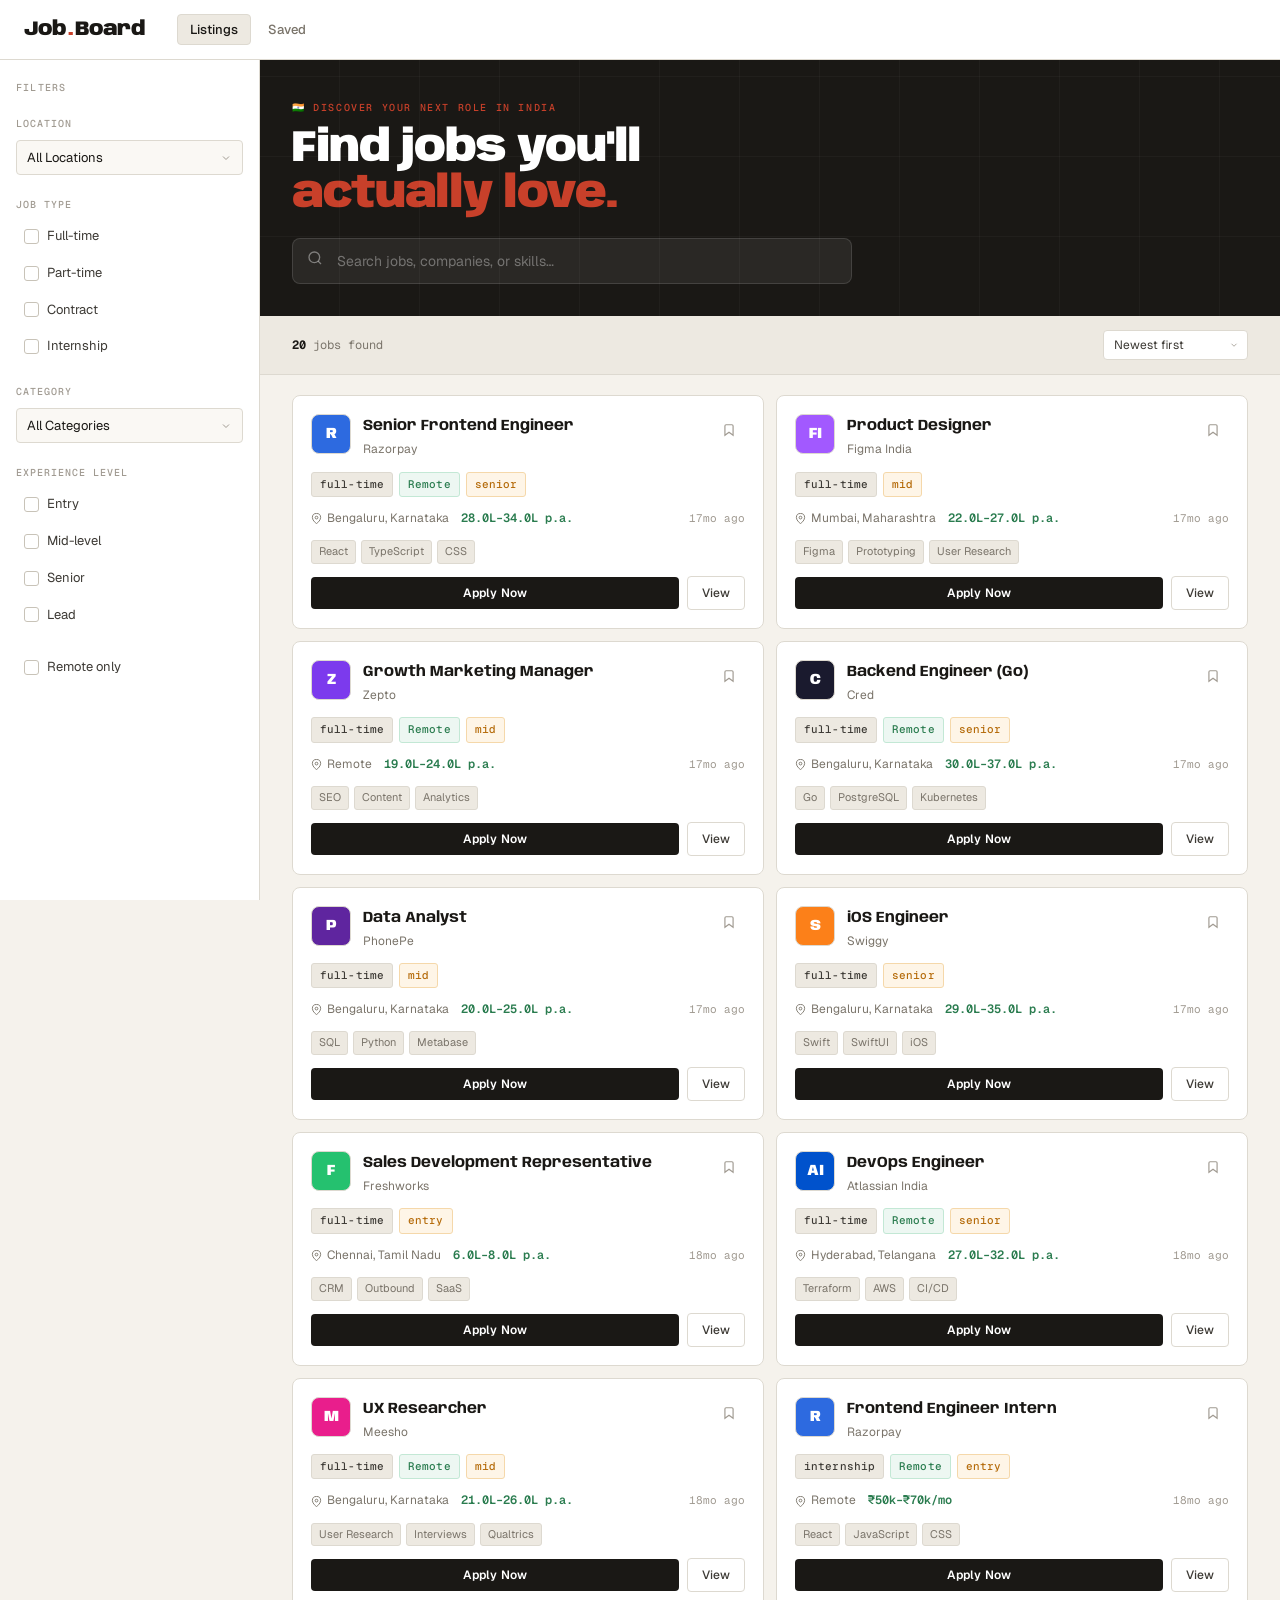
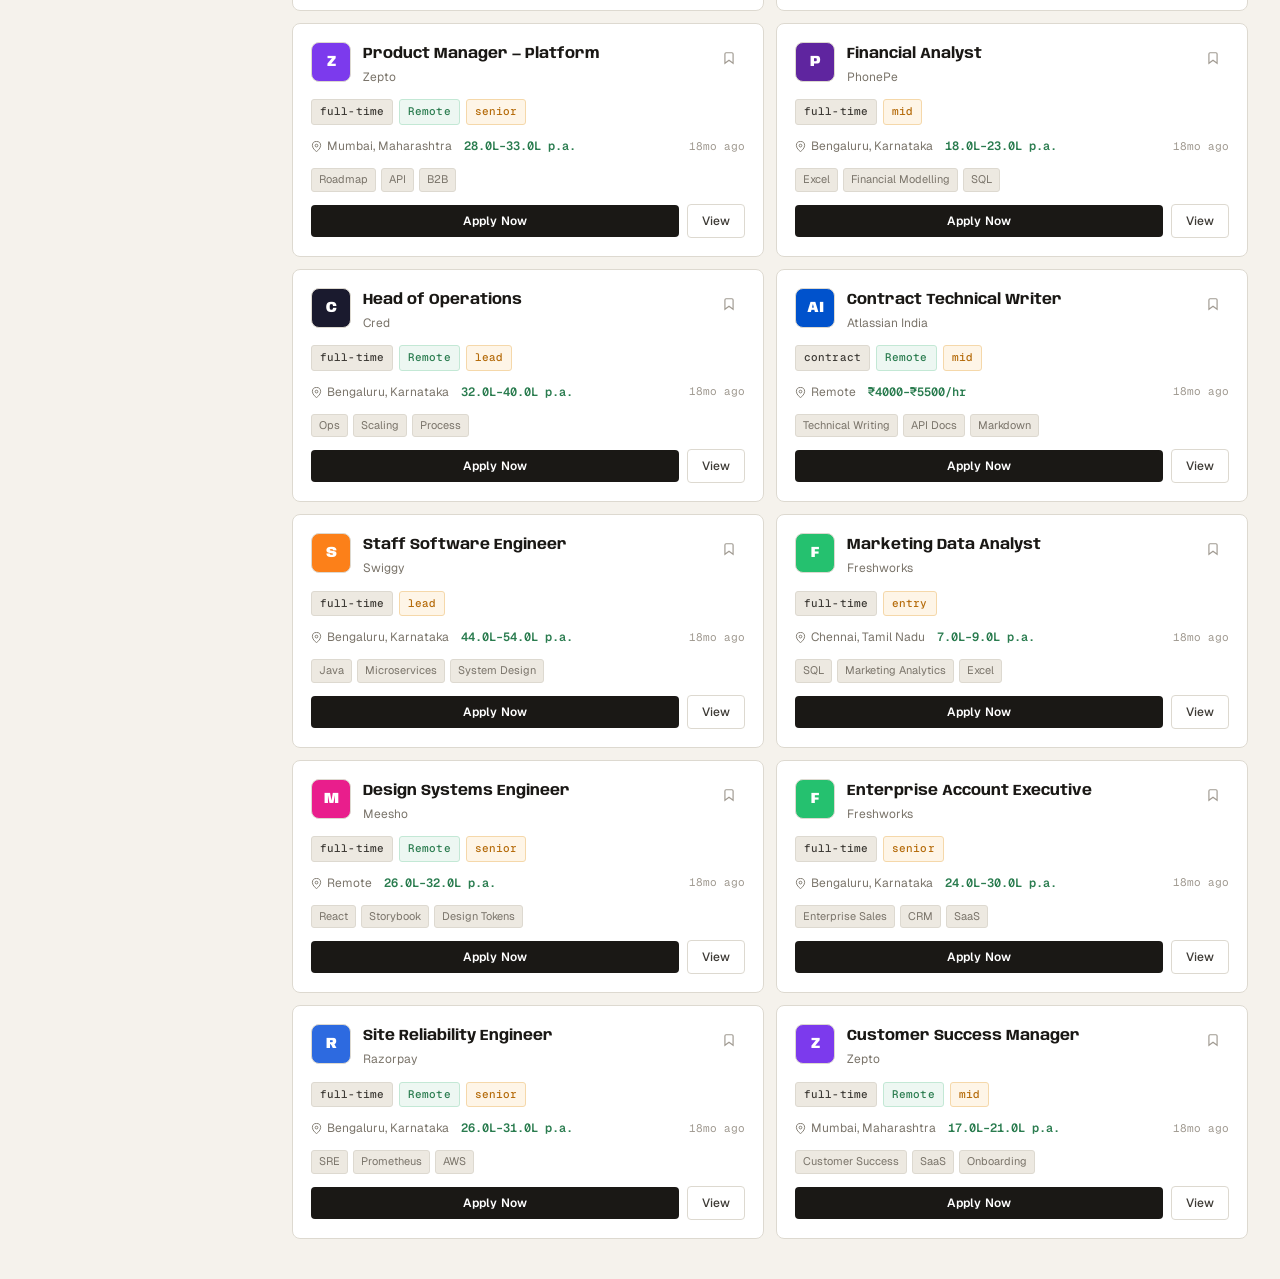
<file: index.html>
<!DOCTYPE html>
<html lang="en">
<head>
<meta charset="UTF-8"/>
<meta name="viewport" content="width=device-width, initial-scale=1.0"/>
<title>JobBoard India — Find Your Next Role</title>
<link href="https://fonts.googleapis.com/css2?family=Anybody:wght@300;400;500;600;700;900&family=Geist+Mono:wght@300;400;500&family=Geist:wght@300;400;500;600&display=swap" rel="stylesheet"/>
<link rel="stylesheet" href="styles.css"/>
</head>
<body>

<!-- LIVE REGION for screen readers -->
<div aria-live="polite" aria-atomic="true" class="sr-only" id="live-region"></div>

<!-- NAV -->
<nav class="nav" role="navigation" aria-label="Main navigation">
  <div class="nav-logo">Job<span class="dot">.</span>Board</div>
  <div class="nav-links">
    <button class="nav-link active" id="nav-listings" onclick="navigate('listings')" aria-label="Browse all listings">Listings</button>
    <button class="nav-link" id="nav-saved" onclick="navigate('saved')" aria-label="View saved jobs" style="position:relative">
      Saved
      <span class="nav-badge" id="saved-badge" style="display:none">0</span>
    </button>
  </div>
  <button class="nav-filter-btn" id="filter-toggle-btn" onclick="toggleSidebar()" aria-label="Toggle filters" aria-expanded="false">
    <svg width="14" height="14" viewBox="0 0 24 24" fill="none" stroke="currentColor" stroke-width="2"><line x1="4" y1="6" x2="20" y2="6"/><line x1="4" y1="12" x2="14" y2="12"/><line x1="4" y1="18" x2="10" y2="18"/></svg>
    Filters
    <span class="filter-count-badge" id="filter-count-badge">0</span>
  </button>
</nav>

<!-- BODY -->
<div class="app-body">

  <!-- SIDEBAR OVERLAY (mobile) -->
  <div class="sidebar-overlay" id="sidebar-overlay" onclick="toggleSidebar()"></div>

  <!-- SIDEBAR -->
  <aside class="sidebar" id="sidebar" role="complementary" aria-label="Filter jobs">
    <div class="sidebar-header">
      <span class="sidebar-title">Filters</span>
      <button class="clear-all-btn" id="clear-all-btn" onclick="clearFilters()" aria-label="Clear all filters">Clear all</button>
    </div>

    <div class="filter-group">
      <label class="filter-label" for="loc-filter">Location</label>
      <select class="filter-select" id="loc-filter" onchange="applyFilters()" aria-label="Filter by location">
        <option value="">All Locations</option>
      </select>
    </div>

    <div class="filter-group">
      <span class="filter-label">Job Type</span>
      <div class="checkbox-list" id="type-filters">
        <label class="checkbox-item">
          <input type="checkbox" value="full-time" onchange="applyFilters()">
          <span class="checkbox-box"><svg width="9" height="9" viewBox="0 0 24 24" fill="none" stroke="white" stroke-width="3"><polyline points="20 6 9 17 4 12"/></svg></span>
          <span class="checkbox-text">Full-time</span>
        </label>
        <label class="checkbox-item">
          <input type="checkbox" value="part-time" onchange="applyFilters()">
          <span class="checkbox-box"><svg width="9" height="9" viewBox="0 0 24 24" fill="none" stroke="white" stroke-width="3"><polyline points="20 6 9 17 4 12"/></svg></span>
          <span class="checkbox-text">Part-time</span>
        </label>
        <label class="checkbox-item">
          <input type="checkbox" value="contract" onchange="applyFilters()">
          <span class="checkbox-box"><svg width="9" height="9" viewBox="0 0 24 24" fill="none" stroke="white" stroke-width="3"><polyline points="20 6 9 17 4 12"/></svg></span>
          <span class="checkbox-text">Contract</span>
        </label>
        <label class="checkbox-item">
          <input type="checkbox" value="internship" onchange="applyFilters()">
          <span class="checkbox-box"><svg width="9" height="9" viewBox="0 0 24 24" fill="none" stroke="white" stroke-width="3"><polyline points="20 6 9 17 4 12"/></svg></span>
          <span class="checkbox-text">Internship</span>
        </label>
      </div>
    </div>

    <div class="filter-group">
      <label class="filter-label" for="cat-filter">Category</label>
      <select class="filter-select" id="cat-filter" onchange="applyFilters()" aria-label="Filter by category">
        <option value="">All Categories</option>
        <option>Engineering</option>
        <option>Design</option>
        <option>Marketing</option>
        <option>Sales</option>
        <option>Operations</option>
        <option>Product</option>
        <option>Data</option>
        <option>Finance</option>
      </select>
    </div>

    <div class="filter-group">
      <span class="filter-label">Experience Level</span>
      <div class="checkbox-list" id="level-filters">
        <label class="checkbox-item">
          <input type="checkbox" value="entry" onchange="applyFilters()">
          <span class="checkbox-box"><svg width="9" height="9" viewBox="0 0 24 24" fill="none" stroke="white" stroke-width="3"><polyline points="20 6 9 17 4 12"/></svg></span>
          <span class="checkbox-text">Entry</span>
        </label>
        <label class="checkbox-item">
          <input type="checkbox" value="mid" onchange="applyFilters()">
          <span class="checkbox-box"><svg width="9" height="9" viewBox="0 0 24 24" fill="none" stroke="white" stroke-width="3"><polyline points="20 6 9 17 4 12"/></svg></span>
          <span class="checkbox-text">Mid-level</span>
        </label>
        <label class="checkbox-item">
          <input type="checkbox" value="senior" onchange="applyFilters()">
          <span class="checkbox-box"><svg width="9" height="9" viewBox="0 0 24 24" fill="none" stroke="white" stroke-width="3"><polyline points="20 6 9 17 4 12"/></svg></span>
          <span class="checkbox-text">Senior</span>
        </label>
        <label class="checkbox-item">
          <input type="checkbox" value="lead" onchange="applyFilters()">
          <span class="checkbox-box"><svg width="9" height="9" viewBox="0 0 24 24" fill="none" stroke="white" stroke-width="3"><polyline points="20 6 9 17 4 12"/></svg></span>
          <span class="checkbox-text">Lead</span>
        </label>
      </div>
    </div>

    <div class="filter-group">
      <label class="checkbox-item" style="padding:5px 8px;">
        <input type="checkbox" id="remote-filter" onchange="applyFilters()">
        <span class="checkbox-box"><svg width="9" height="9" viewBox="0 0 24 24" fill="none" stroke="white" stroke-width="3"><polyline points="20 6 9 17 4 12"/></svg></span>
        <span class="checkbox-text">Remote only</span>
      </label>
    </div>
  </aside>

  <!-- MAIN -->
  <main class="main" id="main-content" role="main">

    <!-- LISTINGS VIEW -->
    <div id="listings-view">
      <!-- HERO -->
      <section class="hero" aria-label="Search jobs">
        <div class="hero-eyebrow">🇮🇳 Discover your next role in India</div>
        <h1 class="hero-title">Find jobs you'll<br/><em>actually love.</em></h1>
        <div class="search-wrap" role="search">
          <span class="search-icon" aria-hidden="true">
            <svg width="16" height="16" viewBox="0 0 24 24" fill="none" stroke="currentColor" stroke-width="2"><circle cx="11" cy="11" r="8"/><line x1="21" y1="21" x2="16.65" y2="16.65"/></svg>
          </span>
          <input class="search-input" id="search-input" type="search" placeholder="Search jobs, companies, or skills…" aria-label="Search jobs" oninput="debouncedSearch()" autocomplete="off"/>
          <button class="search-clear" id="search-clear" onclick="clearSearch()" aria-label="Clear search">
            <svg width="14" height="14" viewBox="0 0 24 24" fill="none" stroke="currentColor" stroke-width="2"><line x1="18" y1="6" x2="6" y2="18"/><line x1="6" y1="6" x2="18" y2="18"/></svg>
          </button>
        </div>
      </section>

      <!-- RESULTS BAR -->
      <div class="results-bar">
        <div class="results-count" id="results-count" aria-live="polite"><strong>—</strong> jobs found</div>
        <select class="sort-select" id="sort-select" onchange="applyFilters()" aria-label="Sort results">
          <option value="newest">Newest first</option>
          <option value="salary-high">Salary: high to low</option>
          <option value="salary-low">Salary: low to high</option>
          <option value="alpha">A → Z</option>
        </select>
      </div>

      <!-- ERROR BANNER -->
      <div class="error-banner" id="error-banner" role="alert">
        <svg width="16" height="16" viewBox="0 0 24 24" fill="none" stroke="currentColor" stroke-width="2"><circle cx="12" cy="12" r="10"/><line x1="12" y1="8" x2="12" y2="12"/><line x1="12" y1="16" x2="12.01" y2="16"/></svg>
        Failed to load job listings. Please try again.
        <button class="retry-btn" onclick="loadJobs()">Retry</button>
      </div>

      <!-- JOBS GRID -->
      <div class="jobs-area">
        <div class="jobs-grid" id="jobs-grid" aria-label="Job listings"></div>
      </div>
    </div>

    <!-- DETAIL VIEW -->
    <div id="detail-view" class="detail-view" role="article" aria-label="Job detail"></div>

    <!-- SAVED VIEW -->
    <div id="saved-view" class="saved-view" aria-label="Saved jobs">
      <div class="saved-header">
        <h2 class="saved-title">Saved Jobs</h2>
        <p class="saved-desc">Your bookmarked listings — pick up where you left off.</p>
      </div>
      <div class="jobs-grid" id="saved-grid"></div>
    </div>

  </main>
</div>

<!-- APPLICATION MODAL -->
<div class="modal-overlay" id="modal-overlay" role="dialog" aria-modal="true" aria-labelledby="modal-job-title" onclick="handleOverlayClick(event)">
  <div class="modal" id="modal">
    <!-- Success State -->
    <div class="modal-success" id="modal-success">
      <div class="modal-success-icon">🎉</div>
      <div class="modal-success-title">Application Sent!</div>
      <p class="modal-success-desc" id="modal-success-desc">Your application has been submitted successfully. Good luck!</p>
      <button class="modal-success-cta" onclick="closeModal()">Browse More Jobs</button>
    </div>
    <!-- Error State -->
    <div class="modal-error" id="modal-error">
      <div class="modal-error-icon">⚠️</div>
      <div class="modal-error-title">Submission Failed</div>
      <p class="modal-error-desc">Something went wrong. Please try again.</p>
      <button class="modal-retry-btn" onclick="showForm()">Try Again</button>
    </div>
    <!-- Form State -->
    <div id="modal-form-wrap">
      <div class="modal-header">
        <div class="modal-title-block">
          <div class="modal-eyebrow">Apply for this position</div>
          <div class="modal-job-title" id="modal-job-title"></div>
        </div>
        <button class="modal-close" onclick="closeModal()" aria-label="Close application modal">
          <svg width="16" height="16" viewBox="0 0 24 24" fill="none" stroke="currentColor" stroke-width="2"><line x1="18" y1="6" x2="6" y2="18"/><line x1="6" y1="6" x2="18" y2="18"/></svg>
        </button>
      </div>
      <div class="modal-body">
        <div class="form-error-summary" id="form-error-summary" role="alert" aria-label="Form errors">
          <ul id="error-list"></ul>
        </div>
        <form id="application-form" novalidate>
          <div class="form-group">
            <label class="form-label" for="f-name">Full Name <span class="form-required">*</span></label>
            <input class="form-input" id="f-name" type="text" placeholder="Priya Sharma" required autocomplete="name"/>
            <div class="form-error" id="e-name">Please enter your full name.</div>
          </div>
          <div class="form-group">
            <label class="form-label" for="f-email">Email <span class="form-required">*</span></label>
            <input class="form-input" id="f-email" type="email" placeholder="priya@example.com" required autocomplete="email"/>
            <div class="form-error" id="e-email">Please enter a valid email address.</div>
          </div>
          <div class="form-group">
            <label class="form-label" for="f-phone">Phone <span style="color:var(--ink4);font-weight:400">(optional)</span></label>
            <input class="form-input" id="f-phone" type="tel" placeholder="+91 98765 43210" autocomplete="tel"/>
          </div>
          <div class="form-group">
            <label class="form-label" for="f-linkedin">LinkedIn URL <span style="color:var(--ink4);font-weight:400">(optional)</span></label>
            <input class="form-input" id="f-linkedin" type="url" placeholder="https://linkedin.com/in/yourname"/>
            <div class="form-error" id="e-linkedin">Please enter a valid URL.</div>
          </div>
          <div class="form-group">
            <label class="form-label" for="f-cover">Cover Letter <span style="color:var(--ink4);font-weight:400">(optional)</span></label>
            <textarea class="form-textarea" id="f-cover" placeholder="Tell us why you're a great fit for this role…" maxlength="1000" oninput="updateCharCount()"></textarea>
            <div class="char-counter" id="char-counter">0 / 1000</div>
          </div>
          <div class="form-group">
            <label class="form-label">Resume <span style="color:var(--ink4);font-weight:400">(optional)</span></label>
            <div class="file-upload-area" id="file-upload-area">
              <input type="file" id="f-resume" accept=".pdf,.doc,.docx" onchange="handleFileChange()" aria-label="Upload resume"/>
              <div class="file-upload-icon">📎</div>
              <div class="file-upload-text">Drop your resume here or click to browse</div>
              <div class="file-upload-sub">PDF or DOC — max 5 MB</div>
              <div class="file-chosen" id="file-chosen"></div>
            </div>
            <div class="form-error" id="e-resume"></div>
          </div>
        </form>
      </div>
      <div class="modal-footer">
        <button class="btn-cancel" onclick="closeModal()">Cancel</button>
        <button class="btn-submit" id="submit-btn" onclick="submitApplication()">
          <span class="spinner" id="submit-spinner"></span>
          <span id="submit-label">Submit Application</span>
        </button>
      </div>
    </div>
  </div>
</div>

<script src="app.js"></script>
</body>
</html>
</file>
<file: styles.css>
/* ── RESET & BASE ── */
*, *::before, *::after { box-sizing: border-box; margin: 0; padding: 0; }
html { scroll-behavior: smooth; }

:root {
  --bg: #f5f2ec;
  --bg2: #ede9e1;
  --surface: #ffffff;
  --surface2: #faf8f4;
  --border: #ddd9d0;
  --border2: #c8c3b8;
  --ink: #1a1815;
  --ink2: #3d3a35;
  --ink3: #7a746a;
  --ink4: #a09a91;
  --accent: #c8402a;
  --accent-light: #fdf0ed;
  --accent2: #2a5fc8;
  --accent2-light: #edf2fd;
  --green: #2a7c4f;
  --green-light: #edf7f2;
  --amber: #b56b0a;
  --amber-light: #fef5e7;
  --radius: 4px;
  --radius-lg: 8px;
  --shadow: 0 1px 3px rgba(0,0,0,.06), 0 1px 2px rgba(0,0,0,.04);
  --shadow-md: 0 4px 12px rgba(0,0,0,.08), 0 2px 4px rgba(0,0,0,.04);
  --shadow-lg: 0 12px 40px rgba(0,0,0,.12), 0 4px 12px rgba(0,0,0,.06);
  --sidebar-w: 260px;
  --nav-h: 60px;
}

body {
  background: var(--bg);
  color: var(--ink);
  font-family: 'Geist', sans-serif;
  font-size: 14px;
  line-height: 1.6;
  min-height: 100vh;
}

/* ── TYPOGRAPHY ── */
h1,h2,h3,h4 { font-family: 'Anybody', sans-serif; line-height: 1.1; letter-spacing: -.01em; }
code { font-family: 'Geist Mono', monospace; }
a { color: inherit; text-decoration: none; }
button { cursor: pointer; font-family: inherit; font-size: inherit; border: none; background: none; }
input, select, textarea { font-family: inherit; font-size: inherit; }

/* ── SCROLLBAR ── */
::-webkit-scrollbar { width: 6px; height: 6px; }
::-webkit-scrollbar-track { background: var(--bg2); }
::-webkit-scrollbar-thumb { background: var(--border2); border-radius: 3px; }

/* ── NAV ── */
.nav {
  position: fixed; top: 0; left: 0; right: 0; z-index: 100;
  height: var(--nav-h);
  background: var(--surface);
  border-bottom: 1px solid var(--border);
  display: flex; align-items: center;
  padding: 0 24px;
  gap: 32px;
}
.nav-logo {
  font-family: 'Anybody', sans-serif;
  font-size: 20px;
  font-weight: 900;
  letter-spacing: -.04em;
  display: flex; align-items: center; gap: 2px;
}
.nav-logo .dot { color: var(--accent); }
.nav-links { display: flex; gap: 4px; align-items: center; flex: 1; }
.nav-link {
  padding: 6px 12px;
  border-radius: var(--radius);
  font-size: 13px;
  font-weight: 500;
  color: var(--ink3);
  transition: all .15s;
  cursor: pointer;
  border: 1px solid transparent;
  position: relative;
}
.nav-link:hover { color: var(--ink); background: var(--bg2); }
.nav-link.active { color: var(--ink); background: var(--bg2); border-color: var(--border); }
.nav-badge {
  position: absolute; top: 2px; right: 2px;
  background: var(--accent);
  color: #fff;
  font-size: 9px;
  font-weight: 700;
  min-width: 16px; height: 16px;
  border-radius: 8px;
  display: flex; align-items: center; justify-content: center;
  padding: 0 4px;
  font-family: 'Geist Mono', monospace;
}
.nav-spacer { flex: 1; }
.nav-filter-btn {
  display: none;
  align-items: center; gap: 8px;
  padding: 7px 14px;
  border: 1px solid var(--border);
  border-radius: var(--radius);
  font-size: 13px;
  font-weight: 500;
  background: var(--surface);
  transition: all .15s;
}
.nav-filter-btn:hover { background: var(--bg2); border-color: var(--border2); }
.filter-count-badge {
  background: var(--accent);
  color: #fff;
  font-size: 10px;
  font-weight: 700;
  min-width: 18px; height: 18px;
  border-radius: 9px;
  display: none; align-items: center; justify-content: center;
  padding: 0 5px;
  font-family: 'Geist Mono', monospace;
}
.filter-count-badge.visible { display: flex; }

/* ── LAYOUT ── */
.app-body {
  margin-top: var(--nav-h);
  display: flex;
  min-height: calc(100vh - var(--nav-h));
}

/* ── SIDEBAR ── */
.sidebar {
  width: var(--sidebar-w);
  flex-shrink: 0;
  background: var(--surface);
  border-right: 1px solid var(--border);
  position: sticky;
  top: var(--nav-h);
  height: calc(100vh - var(--nav-h));
  overflow-y: auto;
  padding: 20px 16px 40px;
  transition: transform .3s cubic-bezier(.4,0,.2,1);
}
.sidebar-header {
  display: flex; align-items: center; justify-content: space-between;
  margin-bottom: 20px;
}
.sidebar-title {
  font-family: 'Geist Mono', monospace;
  font-size: 10px;
  font-weight: 500;
  letter-spacing: .12em;
  text-transform: uppercase;
  color: var(--ink4);
}
.clear-all-btn {
  font-size: 11px;
  color: var(--accent);
  font-weight: 500;
  padding: 3px 8px;
  border-radius: var(--radius);
  transition: background .15s;
  display: none;
}
.clear-all-btn.visible { display: block; }
.clear-all-btn:hover { background: var(--accent-light); }

.filter-group { margin-bottom: 22px; }
.filter-label {
  font-family: 'Geist Mono', monospace;
  font-size: 10px;
  font-weight: 500;
  letter-spacing: .1em;
  text-transform: uppercase;
  color: var(--ink4);
  margin-bottom: 8px;
  display: block;
}
.filter-select {
  width: 100%;
  padding: 8px 10px;
  border: 1px solid var(--border);
  border-radius: var(--radius);
  background: var(--surface2);
  color: var(--ink);
  font-size: 13px;
  appearance: none;
  background-image: url("data:image/svg+xml,%3Csvg xmlns='http://www.w3.org/2000/svg' width='12' height='12' viewBox='0 0 24 24' fill='none' stroke='%23a09a91' stroke-width='2'%3E%3Cpath d='M6 9l6 6 6-6'/%3E%3C/svg%3E");
  background-repeat: no-repeat;
  background-position: right 10px center;
  cursor: pointer;
  transition: border-color .15s;
}
.filter-select:focus { outline: none; border-color: var(--accent2); }

.checkbox-list { display: flex; flex-direction: column; gap: 6px; }
.checkbox-item {
  display: flex; align-items: center; gap: 8px;
  padding: 5px 8px;
  border-radius: var(--radius);
  cursor: pointer;
  transition: background .15s;
  user-select: none;
}
.checkbox-item:hover { background: var(--bg2); }
.checkbox-item input[type="checkbox"] { display: none; }
.checkbox-box {
  width: 15px; height: 15px;
  border: 1.5px solid var(--border2);
  border-radius: 3px;
  flex-shrink: 0;
  display: flex; align-items: center; justify-content: center;
  transition: all .15s;
}
.checkbox-item input:checked + .checkbox-box {
  background: var(--accent2);
  border-color: var(--accent2);
}
.checkbox-box svg { display: none; }
.checkbox-item input:checked + .checkbox-box svg { display: block; }
.checkbox-text { font-size: 13px; color: var(--ink2); }
.checkbox-sub { font-size: 11px; color: var(--ink4); margin-left: auto; font-family: 'Geist Mono', monospace; }

/* ── MAIN CONTENT ── */
.main { flex: 1; min-width: 0; }

/* ── HERO / SEARCH ── */
.hero {
  background: var(--ink);
  padding: 40px 32px 32px;
  position: relative;
  overflow: hidden;
}
.hero::before {
  content: '';
  position: absolute; inset: 0;
  background: repeating-linear-gradient(
    90deg,
    transparent 0, transparent 79px,
    rgba(255,255,255,.03) 79px, rgba(255,255,255,.03) 80px
  ), repeating-linear-gradient(
    0deg,
    transparent 0, transparent 79px,
    rgba(255,255,255,.03) 79px, rgba(255,255,255,.03) 80px
  );
  pointer-events: none;
}
.hero-eyebrow {
  font-family: 'Geist Mono', monospace;
  font-size: 10px;
  font-weight: 500;
  letter-spacing: .16em;
  text-transform: uppercase;
  color: var(--accent);
  margin-bottom: 10px;
}
.hero-title {
  font-family: 'Anybody', sans-serif;
  font-size: clamp(28px, 4vw, 44px);
  font-weight: 900;
  color: #fff;
  letter-spacing: -.03em;
  margin-bottom: 20px;
  line-height: 1.05;
}
.hero-title em { color: var(--accent); font-style: normal; }
.search-wrap {
  display: flex;
  align-items: center;
  background: rgba(255,255,255,.07);
  border: 1px solid rgba(255,255,255,.12);
  border-radius: var(--radius-lg);
  max-width: 560px;
  overflow: hidden;
  transition: border-color .2s;
}
.search-wrap:focus-within { border-color: rgba(255,255,255,.3); }
.search-icon { padding: 0 14px; color: rgba(255,255,255,.4); flex-shrink: 0; }
.search-input {
  flex: 1;
  background: none;
  border: none;
  color: #fff;
  font-size: 14px;
  padding: 13px 0;
  outline: none;
}
.search-input::placeholder { color: rgba(255,255,255,.35); }
.search-clear {
  padding: 0 14px;
  color: rgba(255,255,255,.4);
  display: none;
  transition: color .15s;
}
.search-clear:hover { color: #fff; }
.search-clear.visible { display: flex; }

.results-bar {
  display: flex; align-items: center; justify-content: space-between;
  padding: 14px 32px;
  border-bottom: 1px solid var(--border);
  background: var(--bg2);
  gap: 12px;
  flex-wrap: wrap;
}
.results-count {
  font-family: 'Geist Mono', monospace;
  font-size: 12px;
  color: var(--ink3);
}
.results-count strong { color: var(--ink); }
.sort-select {
  padding: 6px 28px 6px 10px;
  border: 1px solid var(--border);
  border-radius: var(--radius);
  background: var(--surface);
  color: var(--ink2);
  font-size: 12px;
  appearance: none;
  background-image: url("data:image/svg+xml,%3Csvg xmlns='http://www.w3.org/2000/svg' width='10' height='10' viewBox='0 0 24 24' fill='none' stroke='%23a09a91' stroke-width='2'%3E%3Cpath d='M6 9l6 6 6-6'/%3E%3C/svg%3E");
  background-repeat: no-repeat;
  background-position: right 8px center;
  cursor: pointer;
}
.sort-select:focus { outline: none; border-color: var(--accent2); }

/* ── JOB GRID ── */
.jobs-area { padding: 20px 32px 40px; }
.jobs-grid {
  display: grid;
  grid-template-columns: repeat(auto-fill, minmax(320px, 1fr));
  gap: 12px;
}

/* ── JOB CARD ── */
.job-card {
  background: var(--surface);
  border: 1px solid var(--border);
  border-radius: var(--radius-lg);
  padding: 18px;
  cursor: pointer;
  transition: all .18s;
  position: relative;
  display: flex; flex-direction: column; gap: 12px;
  animation: fadeUp .3s ease both;
}
.job-card:hover {
  border-color: var(--border2);
  box-shadow: var(--shadow-md);
  transform: translateY(-1px);
}
.job-card.saved { border-left: 3px solid var(--accent2); }
.job-card.applied { border-left: 3px solid var(--green); }

@keyframes fadeUp {
  from { opacity: 0; transform: translateY(8px); }
  to { opacity: 1; transform: translateY(0); }
}

.card-header { display: flex; align-items: flex-start; gap: 12px; }
.company-logo {
  width: 40px; height: 40px;
  border-radius: 8px;
  border: 1px solid var(--border);
  flex-shrink: 0;
  display: flex; align-items: center; justify-content: center;
  font-family: 'Anybody', sans-serif;
  font-weight: 900;
  font-size: 15px;
  color: #fff;
}
.card-title-group { flex: 1; min-width: 0; }
.card-title {
  font-family: 'Anybody', sans-serif;
  font-size: 15px;
  font-weight: 700;
  color: var(--ink);
  margin-bottom: 2px;
  white-space: nowrap; overflow: hidden; text-overflow: ellipsis;
}
.card-company { font-size: 12px; color: var(--ink3); }
.save-btn {
  flex-shrink: 0;
  width: 32px; height: 32px;
  border-radius: var(--radius);
  display: flex; align-items: center; justify-content: center;
  color: var(--ink4);
  transition: all .15s;
  border: 1px solid transparent;
}
.save-btn:hover { background: var(--bg2); color: var(--accent2); border-color: var(--border); }
.save-btn.saved { color: var(--accent2); background: var(--accent2-light); border-color: var(--accent2); }

.card-tags { display: flex; gap: 6px; flex-wrap: wrap; }
.tag {
  display: inline-flex; align-items: center;
  padding: 3px 8px;
  border-radius: 3px;
  font-size: 11px;
  font-weight: 500;
  letter-spacing: .01em;
  font-family: 'Geist Mono', monospace;
}
.tag-type { background: var(--bg2); color: var(--ink2); border: 1px solid var(--border); }
.tag-remote { background: var(--green-light); color: var(--green); border: 1px solid #c3e8d5; }
.tag-applied { background: var(--green-light); color: var(--green); border: 1px solid #c3e8d5; }
.tag-saved { background: var(--accent2-light); color: var(--accent2); border: 1px solid #c3d4f7; }
.tag-level { background: var(--amber-light); color: var(--amber); border: 1px solid #f5d8aa; }

.card-meta { display: flex; align-items: center; gap: 12px; flex-wrap: wrap; }
.card-location { font-size: 12px; color: var(--ink3); display: flex; align-items: center; gap: 5px; }
.card-salary { font-size: 12px; color: var(--green); font-weight: 600; font-family: 'Geist Mono', monospace; }
.card-date { font-size: 11px; color: var(--ink4); margin-left: auto; font-family: 'Geist Mono', monospace; }

.card-skills { display: flex; gap: 5px; flex-wrap: wrap; }
.skill-chip {
  padding: 2px 7px;
  background: var(--bg2);
  border-radius: 3px;
  font-size: 11px;
  color: var(--ink3);
  border: 1px solid var(--border);
}

.card-footer { display: flex; align-items: center; gap: 8px; margin-top: auto; }
.apply-btn-card {
  flex: 1;
  padding: 8px 16px;
  background: var(--ink);
  color: #fff;
  border-radius: var(--radius);
  font-size: 12px;
  font-weight: 600;
  text-align: center;
  transition: all .15s;
  letter-spacing: .01em;
}
.apply-btn-card:hover { background: var(--accent); }
.apply-btn-card.applied-state { background: var(--green); }
.view-btn-card {
  padding: 8px 14px;
  border: 1px solid var(--border);
  border-radius: var(--radius);
  font-size: 12px;
  font-weight: 500;
  color: var(--ink2);
  transition: all .15s;
}
.view-btn-card:hover { background: var(--bg2); border-color: var(--border2); }

/* ── SKELETON LOADER ── */
.skeleton { animation: shimmer 1.5s infinite; }
@keyframes shimmer {
  0% { background-position: -600px 0; }
  100% { background-position: 600px 0; }
}
.skel-card {
  background: var(--surface);
  border: 1px solid var(--border);
  border-radius: var(--radius-lg);
  padding: 18px;
  display: flex; flex-direction: column; gap: 14px;
}
.skel-block {
  border-radius: 4px;
  background: linear-gradient(90deg, var(--bg2) 25%, var(--border) 50%, var(--bg2) 75%);
  background-size: 600px 100%;
  animation: shimmer 1.5s infinite;
}

/* ── EMPTY STATE ── */
.empty-state {
  grid-column: 1 / -1;
  text-align: center;
  padding: 80px 20px;
}
.empty-icon { font-size: 48px; margin-bottom: 16px; }
.empty-title { font-family: 'Anybody', sans-serif; font-size: 22px; font-weight: 700; margin-bottom: 8px; }
.empty-desc { font-size: 14px; color: var(--ink3); margin-bottom: 20px; }
.empty-cta {
  display: inline-flex;
  padding: 10px 20px;
  background: var(--ink);
  color: #fff;
  border-radius: var(--radius);
  font-size: 13px;
  font-weight: 600;
  cursor: pointer;
  transition: background .15s;
}
.empty-cta:hover { background: var(--accent); }

/* ── ERROR BANNER ── */
.error-banner {
  display: none;
  align-items: center; gap: 12px;
  padding: 14px 20px;
  background: var(--accent-light);
  border: 1px solid #f5c0b5;
  border-radius: var(--radius);
  margin: 20px 32px;
  font-size: 13px;
  color: var(--accent);
}
.error-banner.visible { display: flex; }
.retry-btn {
  margin-left: auto;
  padding: 5px 12px;
  background: var(--accent);
  color: #fff;
  border-radius: var(--radius);
  font-size: 12px;
  font-weight: 600;
  cursor: pointer;
  transition: opacity .15s;
}
.retry-btn:hover { opacity: .85; }

/* ── JOB DETAIL ── */
.detail-view {
  display: none;
  padding: 32px;
  max-width: 900px;
}
.detail-view.active { display: block; }
.detail-back {
  display: inline-flex; align-items: center; gap: 8px;
  font-size: 13px;
  color: var(--ink3);
  cursor: pointer;
  padding: 6px 0;
  margin-bottom: 24px;
  transition: color .15s;
}
.detail-back:hover { color: var(--accent); }
.detail-top { display: grid; grid-template-columns: 1fr auto; gap: 20px; align-items: start; margin-bottom: 28px; }
.detail-header-left { display: flex; gap: 16px; align-items: flex-start; }
.detail-logo {
  width: 56px; height: 56px;
  border-radius: 10px;
  flex-shrink: 0;
  display: flex; align-items: center; justify-content: center;
  font-family: 'Anybody', sans-serif;
  font-weight: 900;
  font-size: 20px;
  color: #fff;
  border: 1px solid var(--border);
}
.detail-company { font-size: 13px; color: var(--ink3); margin-bottom: 4px; }
.detail-title { font-family: 'Anybody', sans-serif; font-size: 28px; font-weight: 800; margin-bottom: 10px; letter-spacing: -.02em; }
.detail-tags { display: flex; gap: 6px; flex-wrap: wrap; }
.detail-actions { display: flex; flex-direction: column; gap: 8px; align-items: flex-end; }
.detail-apply-btn {
  padding: 12px 24px;
  background: var(--ink);
  color: #fff;
  border-radius: var(--radius);
  font-size: 14px;
  font-weight: 700;
  cursor: pointer;
  transition: all .15s;
  letter-spacing: .01em;
  white-space: nowrap;
}
.detail-apply-btn:hover { background: var(--accent); }
.detail-apply-btn.applied-state { background: var(--green); cursor: default; }
.detail-save-btn {
  display: flex; align-items: center; gap: 7px;
  padding: 9px 16px;
  border: 1px solid var(--border);
  border-radius: var(--radius);
  font-size: 12px;
  font-weight: 500;
  color: var(--ink2);
  cursor: pointer;
  transition: all .15s;
  white-space: nowrap;
}
.detail-save-btn:hover { background: var(--bg2); border-color: var(--border2); }
.detail-save-btn.saved { color: var(--accent2); border-color: var(--accent2); background: var(--accent2-light); }

.detail-meta-strip {
  display: flex; gap: 20px; flex-wrap: wrap;
  padding: 16px 20px;
  background: var(--bg2);
  border: 1px solid var(--border);
  border-radius: var(--radius-lg);
  margin-bottom: 28px;
}
.detail-meta-item label {
  display: block;
  font-family: 'Geist Mono', monospace;
  font-size: 9px;
  letter-spacing: .1em;
  text-transform: uppercase;
  color: var(--ink4);
  margin-bottom: 2px;
}
.detail-meta-item span { font-size: 13px; font-weight: 500; color: var(--ink); }

.detail-section { margin-bottom: 28px; }
.detail-section-title {
  font-family: 'Anybody', sans-serif;
  font-size: 16px;
  font-weight: 700;
  margin-bottom: 12px;
  padding-bottom: 8px;
  border-bottom: 1px solid var(--border);
}
.detail-section p { font-size: 14px; color: var(--ink2); line-height: 1.7; }
.detail-list { list-style: none; }
.detail-list li {
  display: flex; align-items: flex-start; gap: 10px;
  font-size: 13.5px; color: var(--ink2);
  padding: 6px 0;
  border-bottom: 1px solid var(--border);
  line-height: 1.5;
}
.detail-list li:last-child { border-bottom: none; }
.detail-list li::before { content: '→'; color: var(--accent); flex-shrink: 0; font-size: 12px; margin-top: 2px; }

.company-bio {
  background: var(--surface2);
  border: 1px solid var(--border);
  border-radius: var(--radius-lg);
  padding: 20px;
  display: flex; gap: 16px; align-items: flex-start;
  margin-bottom: 28px;
}
.company-bio-logo {
  width: 48px; height: 48px;
  border-radius: 8px;
  flex-shrink: 0;
  display: flex; align-items: center; justify-content: center;
  font-family: 'Anybody', sans-serif;
  font-weight: 900;
  font-size: 17px;
  color: #fff;
}
.company-bio-name { font-family: 'Anybody', sans-serif; font-size: 15px; font-weight: 700; margin-bottom: 4px; }
.company-bio-desc { font-size: 13px; color: var(--ink3); line-height: 1.6; }

/* ── SAVED PAGE ── */
.saved-view { display: none; padding: 32px; }
.saved-view.active { display: block; }
.saved-header { margin-bottom: 24px; }
.saved-title { font-family: 'Anybody', sans-serif; font-size: 26px; font-weight: 800; margin-bottom: 6px; }
.saved-desc { font-size: 14px; color: var(--ink3); }

/* ── APPLICATION MODAL ── */
.modal-overlay {
  display: none;
  position: fixed; inset: 0; z-index: 200;
  background: rgba(0,0,0,.4);
  backdrop-filter: blur(4px);
  align-items: center; justify-content: center;
  padding: 20px;
  animation: fadeIn .2s ease;
}
.modal-overlay.open { display: flex; }
@keyframes fadeIn { from { opacity: 0; } to { opacity: 1; } }
.modal {
  background: var(--surface);
  border-radius: var(--radius-lg);
  border: 1px solid var(--border);
  width: 100%;
  max-width: 540px;
  max-height: 90vh;
  overflow-y: auto;
  animation: slideUp .25s cubic-bezier(.4,0,.2,1);
  box-shadow: var(--shadow-lg);
}
@keyframes slideUp {
  from { opacity: 0; transform: translateY(16px); }
  to { opacity: 1; transform: translateY(0); }
}
.modal-header {
  display: flex; align-items: flex-start; gap: 12px;
  padding: 20px 20px 16px;
  border-bottom: 1px solid var(--border);
  position: sticky; top: 0;
  background: var(--surface);
  z-index: 1;
}
.modal-title-block { flex: 1; }
.modal-eyebrow {
  font-family: 'Geist Mono', monospace;
  font-size: 10px;
  letter-spacing: .1em;
  text-transform: uppercase;
  color: var(--ink4);
  margin-bottom: 3px;
}
.modal-job-title { font-family: 'Anybody', sans-serif; font-size: 18px; font-weight: 700; }
.modal-close {
  width: 32px; height: 32px;
  display: flex; align-items: center; justify-content: center;
  border-radius: var(--radius);
  color: var(--ink3);
  transition: all .15s;
  flex-shrink: 0;
}
.modal-close:hover { background: var(--bg2); color: var(--ink); }
.modal-body { padding: 20px; }

.form-group { margin-bottom: 16px; }
.form-label { display: flex; align-items: center; gap: 6px; font-size: 12px; font-weight: 600; color: var(--ink2); margin-bottom: 6px; letter-spacing: .01em; }
.form-required { color: var(--accent); }
.form-input, .form-textarea {
  width: 100%;
  padding: 9px 12px;
  border: 1px solid var(--border);
  border-radius: var(--radius);
  background: var(--surface2);
  color: var(--ink);
  font-size: 13.5px;
  transition: border-color .15s;
  outline: none;
}
.form-input:focus, .form-textarea:focus { border-color: var(--accent2); background: var(--surface); }
.form-input.error, .form-textarea.error { border-color: var(--accent); background: var(--accent-light); }
.form-textarea { resize: vertical; min-height: 100px; font-family: inherit; line-height: 1.6; }
.form-help { font-size: 11px; color: var(--ink4); margin-top: 4px; font-family: 'Geist Mono', monospace; }
.form-error { font-size: 11px; color: var(--accent); margin-top: 4px; display: none; }
.form-error.visible { display: block; }
.char-counter { font-family: 'Geist Mono', monospace; font-size: 11px; color: var(--ink4); text-align: right; margin-top: 4px; }
.char-counter.warning { color: var(--amber); }
.char-counter.over { color: var(--accent); }

.file-upload-area {
  border: 2px dashed var(--border2);
  border-radius: var(--radius);
  padding: 24px;
  text-align: center;
  cursor: pointer;
  transition: all .15s;
  background: var(--surface2);
  position: relative;
}
.file-upload-area:hover, .file-upload-area.drag-over { border-color: var(--accent2); background: var(--accent2-light); }
.file-upload-area input[type="file"] { position: absolute; inset: 0; opacity: 0; cursor: pointer; }
.file-upload-icon { font-size: 28px; margin-bottom: 8px; }
.file-upload-text { font-size: 13px; color: var(--ink3); }
.file-upload-sub { font-size: 11px; color: var(--ink4); margin-top: 4px; font-family: 'Geist Mono', monospace; }
.file-chosen { font-size: 12px; color: var(--accent2); font-weight: 500; margin-top: 8px; }

.form-error-summary {
  background: var(--accent-light);
  border: 1px solid #f5c0b5;
  border-radius: var(--radius);
  padding: 12px 16px;
  margin-bottom: 16px;
  display: none;
}
.form-error-summary.visible { display: block; }
.form-error-summary ul { list-style: none; }
.form-error-summary li { font-size: 12px; color: var(--accent); padding: 2px 0; display: flex; align-items: center; gap: 6px; }
.form-error-summary li::before { content: '•'; }

.modal-footer {
  display: flex; gap: 8px; justify-content: flex-end;
  padding: 16px 20px 20px;
  border-top: 1px solid var(--border);
  position: sticky; bottom: 0; background: var(--surface);
}
.btn-cancel {
  padding: 9px 18px;
  border: 1px solid var(--border);
  border-radius: var(--radius);
  font-size: 13px;
  font-weight: 500;
  color: var(--ink2);
  transition: all .15s;
}
.btn-cancel:hover { background: var(--bg2); border-color: var(--border2); }
.btn-submit {
  padding: 9px 22px;
  background: var(--ink);
  color: #fff;
  border-radius: var(--radius);
  font-size: 13px;
  font-weight: 700;
  transition: all .15s;
  display: flex; align-items: center; gap: 8px;
  letter-spacing: .01em;
}
.btn-submit:hover { background: var(--accent); }
.btn-submit:disabled { opacity: .6; cursor: not-allowed; }
.spinner {
  width: 14px; height: 14px;
  border: 2px solid rgba(255,255,255,.3);
  border-top-color: #fff;
  border-radius: 50%;
  animation: spin .7s linear infinite;
  display: none;
}
.btn-submit.loading .spinner { display: block; }
@keyframes spin { to { transform: rotate(360deg); } }

/* ── MODAL SUCCESS / ERROR STATES ── */
.modal-success, .modal-error {
  display: none;
  flex-direction: column; align-items: center;
  text-align: center;
  padding: 48px 32px;
  gap: 12px;
}
.modal-success.visible, .modal-error.visible { display: flex; }
.modal-success-icon { font-size: 52px; }
.modal-success-title { font-family: 'Anybody', sans-serif; font-size: 22px; font-weight: 800; color: var(--green); }
.modal-success-desc { font-size: 14px; color: var(--ink3); max-width: 300px; line-height: 1.6; }
.modal-success-cta {
  margin-top: 8px;
  padding: 10px 20px;
  background: var(--ink);
  color: #fff;
  border-radius: var(--radius);
  font-size: 13px;
  font-weight: 600;
  cursor: pointer;
  transition: background .15s;
}
.modal-success-cta:hover { background: var(--green); }
.modal-error-icon { font-size: 48px; }
.modal-error-title { font-family: 'Anybody', sans-serif; font-size: 20px; font-weight: 800; color: var(--accent); }
.modal-error-desc { font-size: 14px; color: var(--ink3); }
.modal-retry-btn {
  padding: 9px 20px;
  background: var(--accent);
  color: #fff;
  border-radius: var(--radius);
  font-size: 13px;
  font-weight: 600;
  cursor: pointer;
  transition: opacity .15s;
}
.modal-retry-btn:hover { opacity: .85; }

/* ── TOAST ── */
.toast {
  position: fixed; bottom: 24px; right: 24px; z-index: 300;
  background: var(--ink);
  color: #fff;
  padding: 12px 18px;
  border-radius: var(--radius-lg);
  font-size: 13px;
  font-weight: 500;
  box-shadow: var(--shadow-lg);
  display: flex; align-items: center; gap: 10px;
  animation: toastIn .3s cubic-bezier(.4,0,.2,1);
  max-width: 320px;
}
.toast.hide { animation: toastOut .3s cubic-bezier(.4,0,.2,1) forwards; }
@keyframes toastIn { from { opacity:0; transform:translateY(12px); } to { opacity:1; transform:translateY(0); } }
@keyframes toastOut { to { opacity:0; transform:translateY(12px); } }

/* ── MOBILE DRAWER ── */
.sidebar-overlay {
  display: none;
  position: fixed; inset: 0; z-index: 90;
  background: rgba(0,0,0,.35);
}
.sidebar-overlay.open { display: block; }

/* ── RESPONSIVE ── */
@media (max-width: 900px) {
  .sidebar {
    position: fixed;
    top: 0; left: 0; bottom: 0;
    z-index: 95;
    transform: translateX(-100%);
    width: 280px;
    padding-top: calc(var(--nav-h) + 20px);
  }
  .sidebar.open { transform: translateX(0); box-shadow: var(--shadow-lg); }
  .nav-filter-btn { display: flex; }
  .jobs-area { padding: 16px; }
  .hero { padding: 28px 16px 24px; }
  .results-bar { padding: 12px 16px; }
  .detail-view, .saved-view { padding: 16px; }
  .detail-top { grid-template-columns: 1fr; }
  .detail-actions { flex-direction: row; align-items: center; }
}
@media (max-width: 600px) {
  .jobs-grid { grid-template-columns: 1fr; }
  .detail-header-left { flex-direction: column; }
  .hero-title { font-size: 26px; }
}

/* ── HIGHLIGHT ── */
mark {
  background: #ffe066;
  color: inherit;
  border-radius: 2px;
  padding: 0 1px;
}

/* ── LIVE REGION ── */
.sr-only {
  position: absolute; width: 1px; height: 1px;
  padding: 0; margin: -1px; overflow: hidden;
  clip: rect(0,0,0,0); white-space: nowrap; border: 0;
}
</file>
